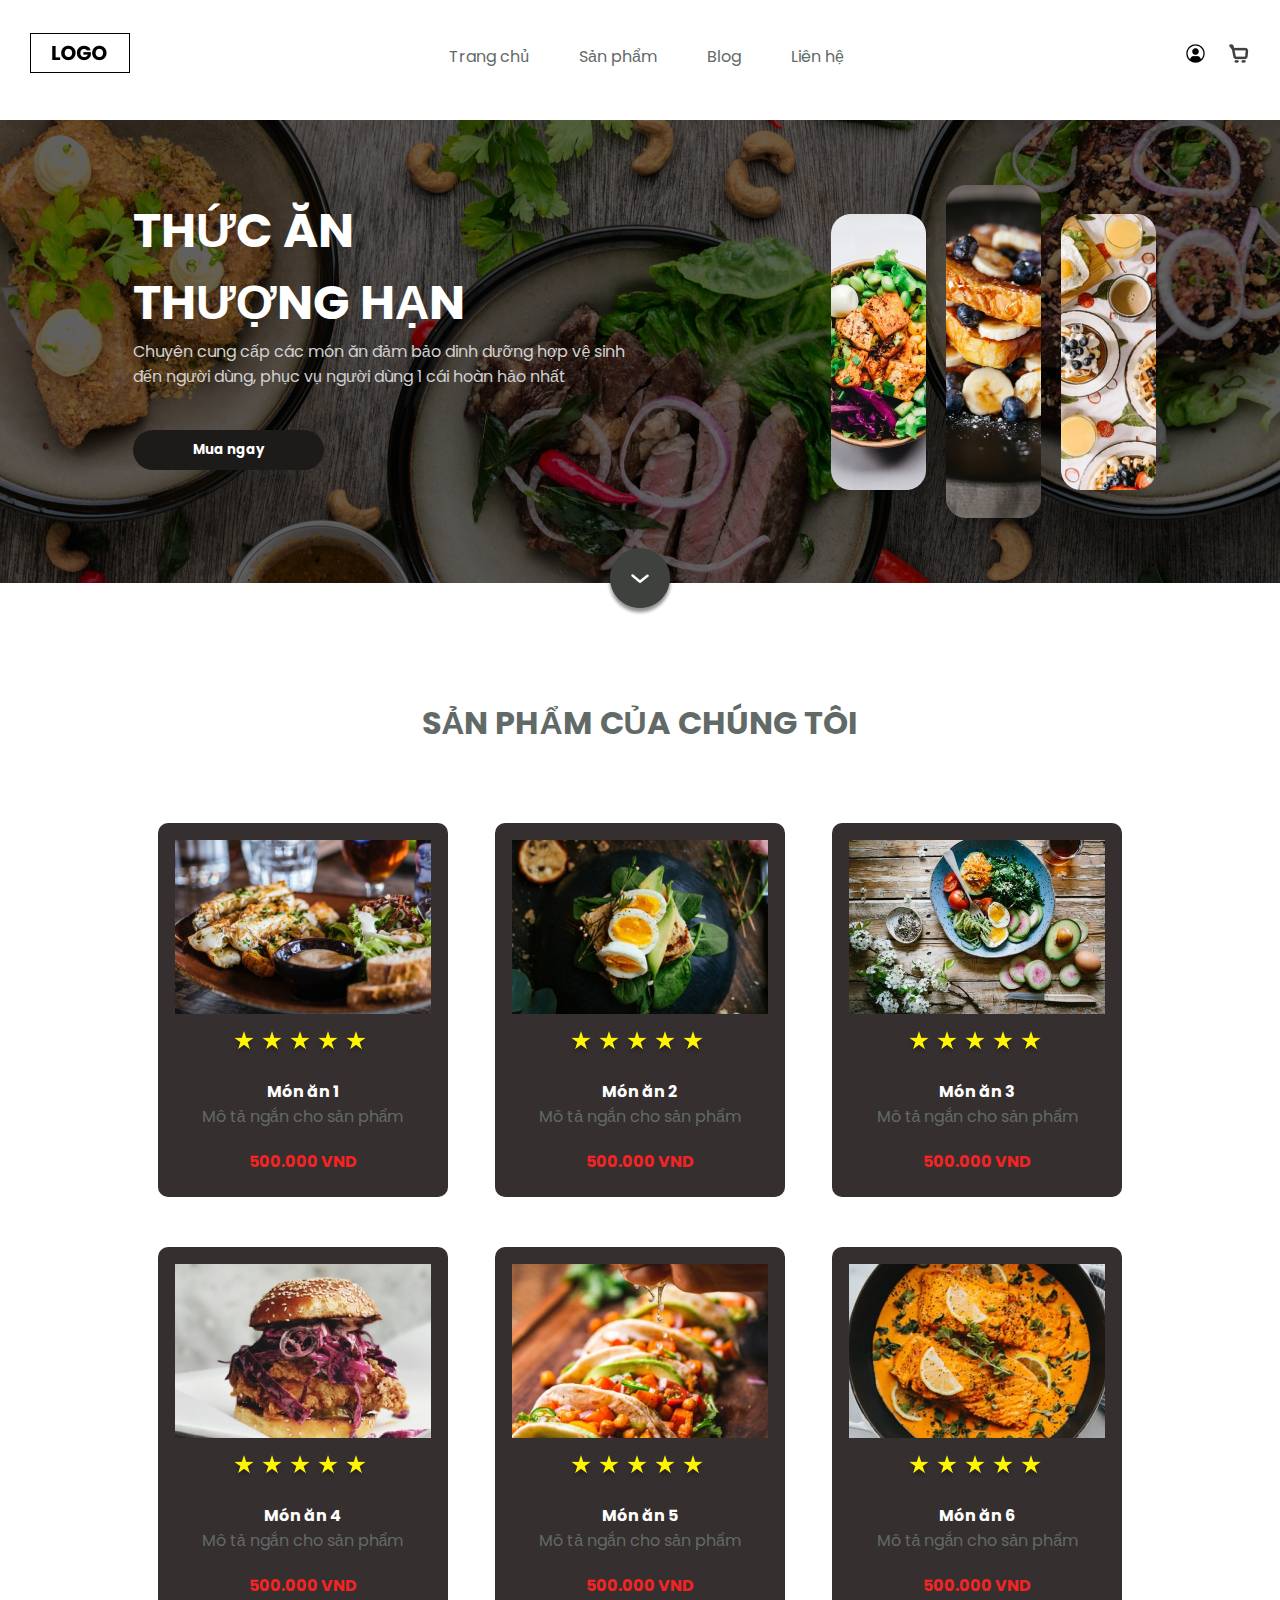
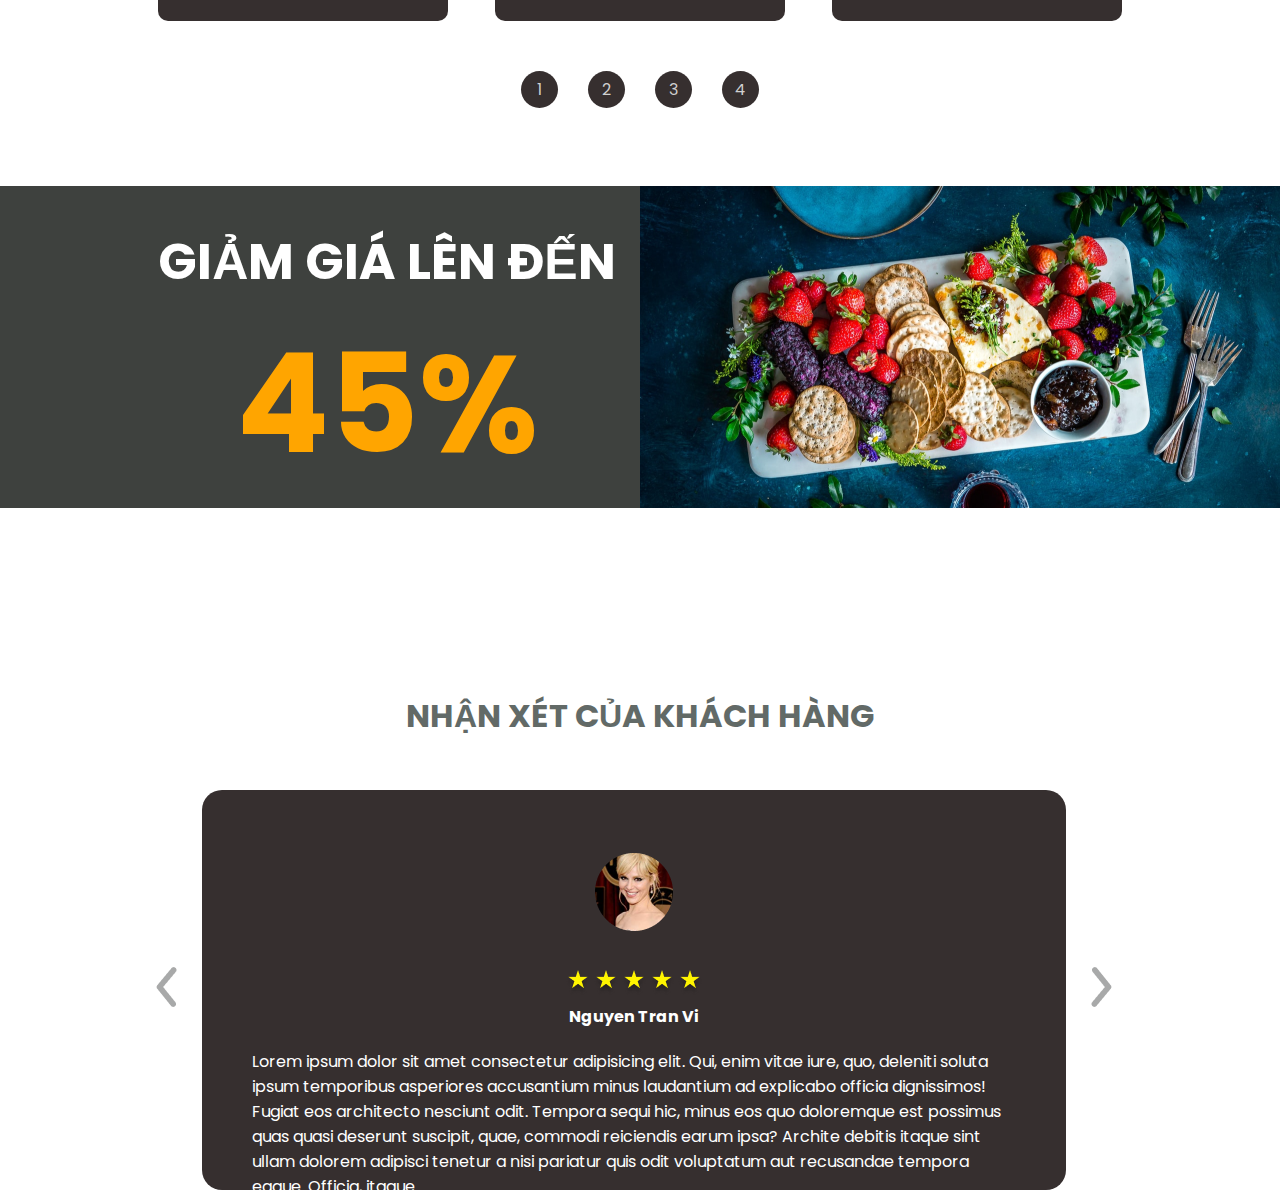
<file: index.html>
<!DOCTYPE html>
<html lang="en">

<head>
    <meta charset="UTF-8">
    <meta http-equiv="X-UA-Compatible" content="IE=edge">
    <meta name="viewport" content="width=device-width, initial-scale=1.0">
    <title>web ban thuc an</title>
    <link rel="stylesheet" href="./css/style.css">
    <link rel="stylesheet" href="./js/script.js">
</head>

<body>       
    <div id="wapper">
        <div id="header">
            <a href="" class="logo">
                <img src="./img/logo.png" alt="">
            </a>
            <div id="menu">
                <div class="item">
                    <a href="">Trang chủ </a>
                </div>
                <div class="item">
                    <a href="">Sản phẩm </a>
                </div>
                <div class="item">
                    <a href="">Blog</a>
                </div>
                <div class="item">
                    <a href="">Liên hệ </a>
                </div>

            </div>
            <div id="actions">
                <div class="item">
                    <img src="./img/user.png" alt="">
                </div>
                <div class="item">
                    <img src="./img/cart.png" alt="">
                </div>
            </div>
        </div>
        <div id="banner">
            <div class="box-left">
                <h2>
                    <span>THỨC ĂN </span>
                    <br>
                    <span>THƯỢNG HẠN </span>
                </h2>
                <p> Chuyên cung cấp các món ăn đảm bảo dinh dưỡng
                    hợp vệ sinh đến người dùng, phục vụ người dùng 1 cái
                    hoàn hảo nhất</p>
                <button>Mua ngay</button>
            </div>
            <div class="box-right">
                <img src="./img/img_1.png" alt="">
                <img src="./img/img_2.png" alt="">
                <img src="./img/img_3.png" alt="">

            </div>
            <div class="to-buttom">
                <a href="">
                    <img src="./img/to_bottom.png" alt="">
                </a>
            </div>

        </div>
        <div id="wp-products">
            <h2>SẢN PHẨM CỦA CHÚNG TÔI </h2>
            <ul id="list-products">
                <div class="item">
                    <img src="./img/product_1.png" alt="">
                    <div class="stars">
                        <span>
                            <img src="./img/star.png" alt="">
                        </span>
                        <span>
                            <img src="./img/star.png" alt="">
                        </span>
                        <span>
                            <img src="./img/star.png" alt="">
                        </span>
                        <span>
                            <img src="./img/star.png" alt="">
                        </span>
                        <span>
                            <img src="./img/star.png" alt="">
                        </span>
                    </div>

                    <div class="name">Món ăn 1 </div>
                    <div class="desc">Mô tả ngắn cho sản phẩm </div>
                    <div class="price">500.000 VND</div>
                </div>
                <!--Box2-->
                <div class="item">
                    <img src="./img/product_2.png" alt="">
                    <div class="stars">
                        <span>
                            <img src="./img/star.png" alt="">
                        </span>
                        <span>
                            <img src="./img/star.png" alt="">
                        </span>
                        <span>
                            <img src="./img/star.png" alt="">
                        </span>
                        <span>
                            <img src="./img/star.png" alt="">
                        </span>
                        <span>
                            <img src="./img/star.png" alt="">
                        </span>
                    </div>

                    <div class="name">Món ăn 2 </div>
                    <div class="desc">Mô tả ngắn cho sản phẩm </div>
                    <div class="price">500.000 VND</div>
                </div>
                <!--Box3-->
                <div class="item">
                    <img src="./img/product_3.png" alt="">
                    <div class="stars">
                        <span>
                            <img src="./img/star.png" alt="">
                        </span>
                        <span>
                            <img src="./img/star.png" alt="">
                        </span>
                        <span>
                            <img src="./img/star.png" alt="">
                        </span>
                        <span>
                            <img src="./img/star.png" alt="">
                        </span>
                        <span>
                            <img src="./img/star.png" alt="">
                        </span>
                    </div>

                    <div class="name">Món ăn 3</div>
                    <div class="desc">Mô tả ngắn cho sản phẩm</div>
                    <div class="price">500.000 VND</div>
                </div>


                <!--Box danh muc2-->
            </ul>
            <ul id="list-products">
                <!--Box 5-->
                <div class="item">
                    <img src="./img/product_4.png" alt="">
                    <div class="stars">
                        <span>
                            <img src="./img/star.png" alt="">
                        </span>
                        <span>
                            <img src="./img/star.png" alt="">
                        </span>
                        <span>
                            <img src="./img/star.png" alt="">
                        </span>
                        <span>
                            <img src="./img/star.png" alt="">
                        </span>
                        <span>
                            <img src="./img/star.png" alt="">
                        </span>
                    </div>

                    <div class="name">Món ăn 4</div>
                    <div class="desc">Mô tả ngắn cho sản phẩm </div>
                    <div class="price">500.000 VND</div>
                </div>
                <!--Box4-->
                <div class="item">
                    <img src="./img/product_5.png" alt="">
                    <div class="stars">
                        <span>
                            <img src="./img/star.png" alt="">
                        </span>
                        <span>
                            <img src="./img/star.png" alt="">
                        </span>
                        <span>
                            <img src="./img/star.png" alt="">
                        </span>
                        <span>
                            <img src="./img/star.png" alt="">
                        </span>
                        <span>
                            <img src="./img/star.png" alt="">
                        </span>
                    </div>

                    <div class="name">Món ăn 5</div>
                    <div class="desc">Mô tả ngắn cho sản phẩm </div>
                    <div class="price">500.000 VND</div>
                </div>
                <!--Box6-->
                <div class="item">
                    <img src="./img/product_6.png" alt="">
                    <div class="stars">
                        <span>
                            <img src="./img/star.png" alt="">
                        </span>
                        <span>
                            <img src="./img/star.png" alt="">
                        </span>
                        <span>
                            <img src="./img/star.png" alt="">
                        </span>
                        <span>
                            <img src="./img/star.png" alt="">
                        </span>
                        <span>
                            <img src="./img/star.png" alt="">
                        </span>
                    </div>

                    <div class="name">Món ăn 6</div>
                    <div class="desc">Mô tả ngắn cho sản phẩm </div>
                    <div class="price">500.000 VND</div>

                </div>
            </ul>
            <div class="list-page">
                <div class="item">
                    <a href="">1</a>
                </div>
                <div class="item">
                    <a href="">2</a>
                </div>
                <div class="item">
                    <a href="">3</a>
                </div>
                <div class="item">
                    <a href="">4</a>
                </div>

            </div>
        </div>
        <div id="saleoff">
            <div class="box-left">
                <h3>
                    <span>GIẢM GIÁ LÊN ĐẾN </span>
                    <span>45%</span>
                </h3>
            </div>
            <div class="box-right"></div>
        </div>
        <div id="comment">
            <h4>NHẬN XÉT CỦA KHÁCH HÀNG </h4>
            <div id="comment-body">
                <div class="prev">
                    <a href="#">
                        <img src="./img/prev.png" alt="">
                    </a>
                </div>
                <ul  id="list-comment">
                    <li class="item">
                        <div class="avartar">
                            <img src="./img/avatar_1.png" alt="">
                        </div>

                        <div class="stars">
                            <span>
                                <img src="./img/star.png" alt="">
                            </span>
                            <span>
                                <img src="./img/star.png" alt="">
                            </span>
                            <span>
                                <img src="./img/star.png" alt="">
                            </span>
                            <span>
                                <img src="./img/star.png" alt="">
                            </span>
                            <span>
                                <img src="./img/star.png" alt="">
                            </span>
                        </div>
                        <div class="name">Nguyen Tran Vi</div>
                        
                        <div class="text">
                            <p>Lorem ipsum dolor sit amet consectetur adipisicing elit. Qui,
                                enim vitae iure, quo, deleniti soluta ipsum temporibus asperiores
                                accusantium minus laudantium ad explicabo officia dignissimos! Fugiat
                                eos architecto nesciunt odit. Tempora sequi hic, minus eos quo doloremque
                                est possimus quas quasi deserunt suscipit, quae, commodi reiciendis earum ipsa? Archite
                                debitis itaque sint ullam dolorem adipisci tenetur a nisi pariatur quis odit voluptatum
                                aut recusandae tempora eaque. Officia, itaque.</p>
                        </div>

                    </li>

                    <li class="item">
                        <div class="avartar">
                            <img src="./img/avatar_1.png" alt="">
                        </div>

                        <div class="stars">
                            <span>
                                <img src="./img/star.png" alt="">
                            </span>
                            <span>
                                <img src="./img/star.png" alt="">
                            </span>
                            <span>
                                <img src="./img/star.png" alt="">
                            </span>
                            <span>
                                <img src="./img/star.png" alt="">
                            </span>
                            <span>
                                <img src="./img/star.png" alt="">
                            </span>
                        </div>
                        <div class="name">Nguyen Tran Vi</div>
                        
                        <div class="text">
                            <p>Lorem ipsum dolor sit amet consectetur adipisicing elit. Qui,
                                enim vitae iure, quo, deleniti soluta ipsum temporibus asperiores
                                accusantium minus laudantium ad explicabo officia dignissimos! Fugiat
                                eos architecto nesciunt odit. Tempora sequi hic, minus eos quo doloremque
                                est possimus quas quasi deserunt suscipit, quae, commodi reiciendis earum ipsa? Archite
                                debitis itaque sint ullam dolorem adipisci tenetur a nisi pariatur quis odit voluptatum
                                aut recusandae tempora eaque. Officia, itaque.</p>
                        </div>

                    </li>

                    <li class="item">
                        <div class="avartar">
                            <img src="./img/avatar_1.png" alt="">
                        </div>

                        <div class="stars">
                            <span>
                                <img src="./img/star.png" alt="">
                            </span>
                            <span>
                                <img src="./img/star.png" alt="">
                            </span>
                            <span>
                                <img src="./img/star.png" alt="">
                            </span>
                            <span>
                                <img src="./img/star.png" alt="">
                            </span>
                            <span>
                                <img src="./img/star.png" alt="">
                            </span>
                        </div>
                        <div class="name">Nguyen Tran Vi</div>
                        
                        <div class="text">
                            <p>Lorem ipsum dolor sit amet consectetur adipisicing elit. Qui,
                                enim vitae iure, quo, deleniti soluta ipsum temporibus asperiores
                                accusantium minus laudantium ad explicabo officia dignissimos! Fugiat
                                eos architecto nesciunt odit. Tempora sequi hic, minus eos quo doloremque
                                est possimus quas quasi deserunt suscipit, quae, commodi reiciendis earum ipsa? Archite
                                debitis itaque sint ullam dolorem adipisci tenetur a nisi pariatur quis odit voluptatum
                                aut recusandae tempora eaque. Officia, itaque.</p>
                        </div>

                    </li>

                    <li class="item">
                        <div class="avartar">
                            <img src="./img/avatar_1.png" alt="">
                        </div>

                        <div class="stars">
                            <span>
                                <img src="./img/star.png" alt="">
                            </span>
                            <span>
                                <img src="./img/star.png" alt="">
                            </span>
                            <span>
                                <img src="./img/star.png" alt="">
                            </span>
                            <span>
                                <img src="./img/star.png" alt="">
                            </span>
                            <span>
                                <img src="./img/star.png" alt="">
                            </span>
                        </div>
                        <div class="name">Nguyen Tran Vi</div>
                        
                        <div class="text">
                            <p>Lorem ipsum dolor sit amet consectetur adipisicing elit. Qui,
                                enim vitae iure, quo, deleniti soluta ipsum temporibus asperiores
                                accusantium minus laudantium ad explicabo officia dignissimos! Fugiat
                                eos architecto nesciunt odit. Tempora sequi hic, minus eos quo doloremque
                                est possimus quas quasi deserunt suscipit, quae, commodi reiciendis earum ipsa? Archite
                                debitis itaque sint ullam dolorem adipisci tenetur a nisi pariatur quis odit voluptatum
                                aut recusandae tempora eaque. Officia, itaque.</p>
                        </div>

                    </li>
                </ul>
                <div class="next">
                    <a href="#">
                        <img src="./img/next.png" alt="">
                    </a>
                </div>
            </div>
        </div>
    </div>
    <script src="./js/script.js"></script>
</body>

</html>
</file>
<file: css/style.css>
@import url('https://fonts.googleapis.com/css2?family=Poppins:ital,wght@0,400;0,500;0,600;1,200;1,400;1,500&display=swap');
*{
    padding:0;
    margin:0;
    box-sizing: border-box;
    font-family:'Poppins', sans-serif;
    cursor: pointer;
}
#wapper {
    /*Kich thước màn hành là 1280 * 720 */
    width: 100%;
    height: 100vh;
}
#header{
     width: 100%;
     padding: 0px 30px; 
     margin-top: 33px;
     display: flex;
     justify-content: space-between;
     align-items: center;
}
#menu {
    list-style: none;
    display: flex;
}
#menu .item {
    margin: 0px 25px;
}
#menu .item a {
    color:  #626A67;
    text-decoration: none;
}
#actions {
    display: flex;
}
#actions .item {
    margin-left: 22px;
}





#banner {
    width: 100%;
    background-image: url("../img/banner.png");
    height: 463px;
    margin-top: 40px;
    display: flex;
    padding:0px 133px;
    position: relative;
}

#banner .box-left , #banner .box-right {
    width: 50%;
}

#banner .box-left h2{
    font-size: 48px;
    margin-top: 75px;
    color: #fff;
}
#banner .box-left p {
    color: #D0D0D0;
}
#banner  .box-left button {
    width: 191px;
    height: 40px;
    margin-top: 41px;
    background: #1d1a1a;
    border: none;
    outline: none;
    color: #fff;
    font-weight: bold;
    border-radius: 20px;
    transition: 0.4s;
}

#banner  .box-left button:hover {
    background: orange;
}
#banner .box-right {
    padding-left: 200px;
    display: flex;
    justify-content: center;
    align-items: center;
}
#banner .box-right img{
    margin: 0px 10px;
    animation: animation 3s infinite linear;
}

#banner .box-right img:nth-child(1){
    animation-delay: 0.5s; ;
}
#banner .box-right img:nth-child(2){
    animation-delay: 1s;
}
@keyframes animation {
    0%{
        transform: translateY(0px);
    }
    50%{
        transform: translateY(-10px);
    }
    100% {
        transform: translateY(0px);
    }
}

.to-buttom {
    position: absolute;
    bottom: -40px;
    left: 50%;
    transform: translateX(-50%);
}

#wp-products {
    padding-top: 116px;
    padding-bottom: 78px;
    padding-left: 134px;
    padding-right: 134px;
}

#wp-products h2 {
    text-align: center;
    margin-bottom: 76px;
    font-size: 32px;
    color: #626a67;
}

#list-products {
    display: flex;
    list-style: none;
    justify-content: space-around;
    align-items: center;
    flex-wrap: wrap;
}
#list-products .item {
    width: 290px;
    height: 374px;
    background-color: #362f2f;
    border-radius: 10px;
    margin-bottom: 50px;
}

#list-products .item img {
    display: block;
    margin: 0px auto;
    margin-top: 17px;
}

#list-products .item .stars {
    display: flex;
    margin: 0px auto;
    width: 50%;
}
#list-products .item .name {
    text-align: center;
    color: #fff;
    font-weight: bold;
    margin-top: 21px;
}

#list-products .item .desc {
    text-align: center;
    color: #626a67;
}

#list-products .item .price {
    text-align: center;
    color: #f42424;
    font-weight: bold;
    margin-top: 20px;
}

.list-page {
    width: 50%;
    margin: 0px auto;

}

.list-page {
    display: flex;
    list-style: none;
    justify-content: center;
    align-items: center;
}
.list-page .item {
    margin: 0px 15px;
    width: 37px;
    height: 37px;
    background-color: #362f2f;
    border-radius: 50%;
    display: flex;
    justify-content: center;
    align-items: center;
}
.list-page .item a{
    color: #D0D0D0;
    text-decoration: none;
}

#saleoff {
    width: 100%;
    display: flex;
    height: 322px;
}

#saleoff .box-left, #saleoff .box-right {
    width: 50%;
}
#saleoff .box-left {
    background: #3e413e;
    text-align: center;
    min-height: 322px;
}
#saleoff .box-left h3 {
    padding-top: 38px;
    padding-left: 134px
}
#saleoff .box-left span:nth-child(1)
{
    color: #fff;
    font-size: 50px;
}
#saleoff .box-left span:nth-child(2)
{
    color: orange;
    font-size: 138px;
}
#saleoff .box-right {
    background-image: url("../img/off.png");
}


#comment {
    width: 1012px;
    height: 478px;
    margin:  0 auto;
    margin-top: 184px;
    margin-bottom: 50px;
}

#comment h4 {
    text-align: center;
    margin-bottom: 50px;
    font-size: 32px;
    color: #626a67;
}

#comment-body {
    display: flex;
    justify-content: center;
    align-items: center;
    width: 1000px;
    height: 400px;
    list-style: none;
    overflow: hidden;
}

#list-comment {
    width: 100%;
    height: 100%;
    list-style: none;
    transition: 0.5s;
}
#list-comment .item{
    width: 100%;
    height: 100%;
    background-color: #362f2f;
    border-radius: 20px;
    padding-top: 50px;
}
#list-comment .item .avartar{
    text-align: center;
    margin-top: 13px;
}

#list-comment .item .stars{
    display: flex;
    margin: 0px auto;
    width: 50%;
    margin-top: 32px;
    justify-content: center;
    align-items: center;
}
#list-comment .item .name {
    text-align: center;
    font-weight: bold;
    color: #fff;
}
#list-comment .item .text {
    padding: 20px 50px;
    color: #fff;
}
</file>
